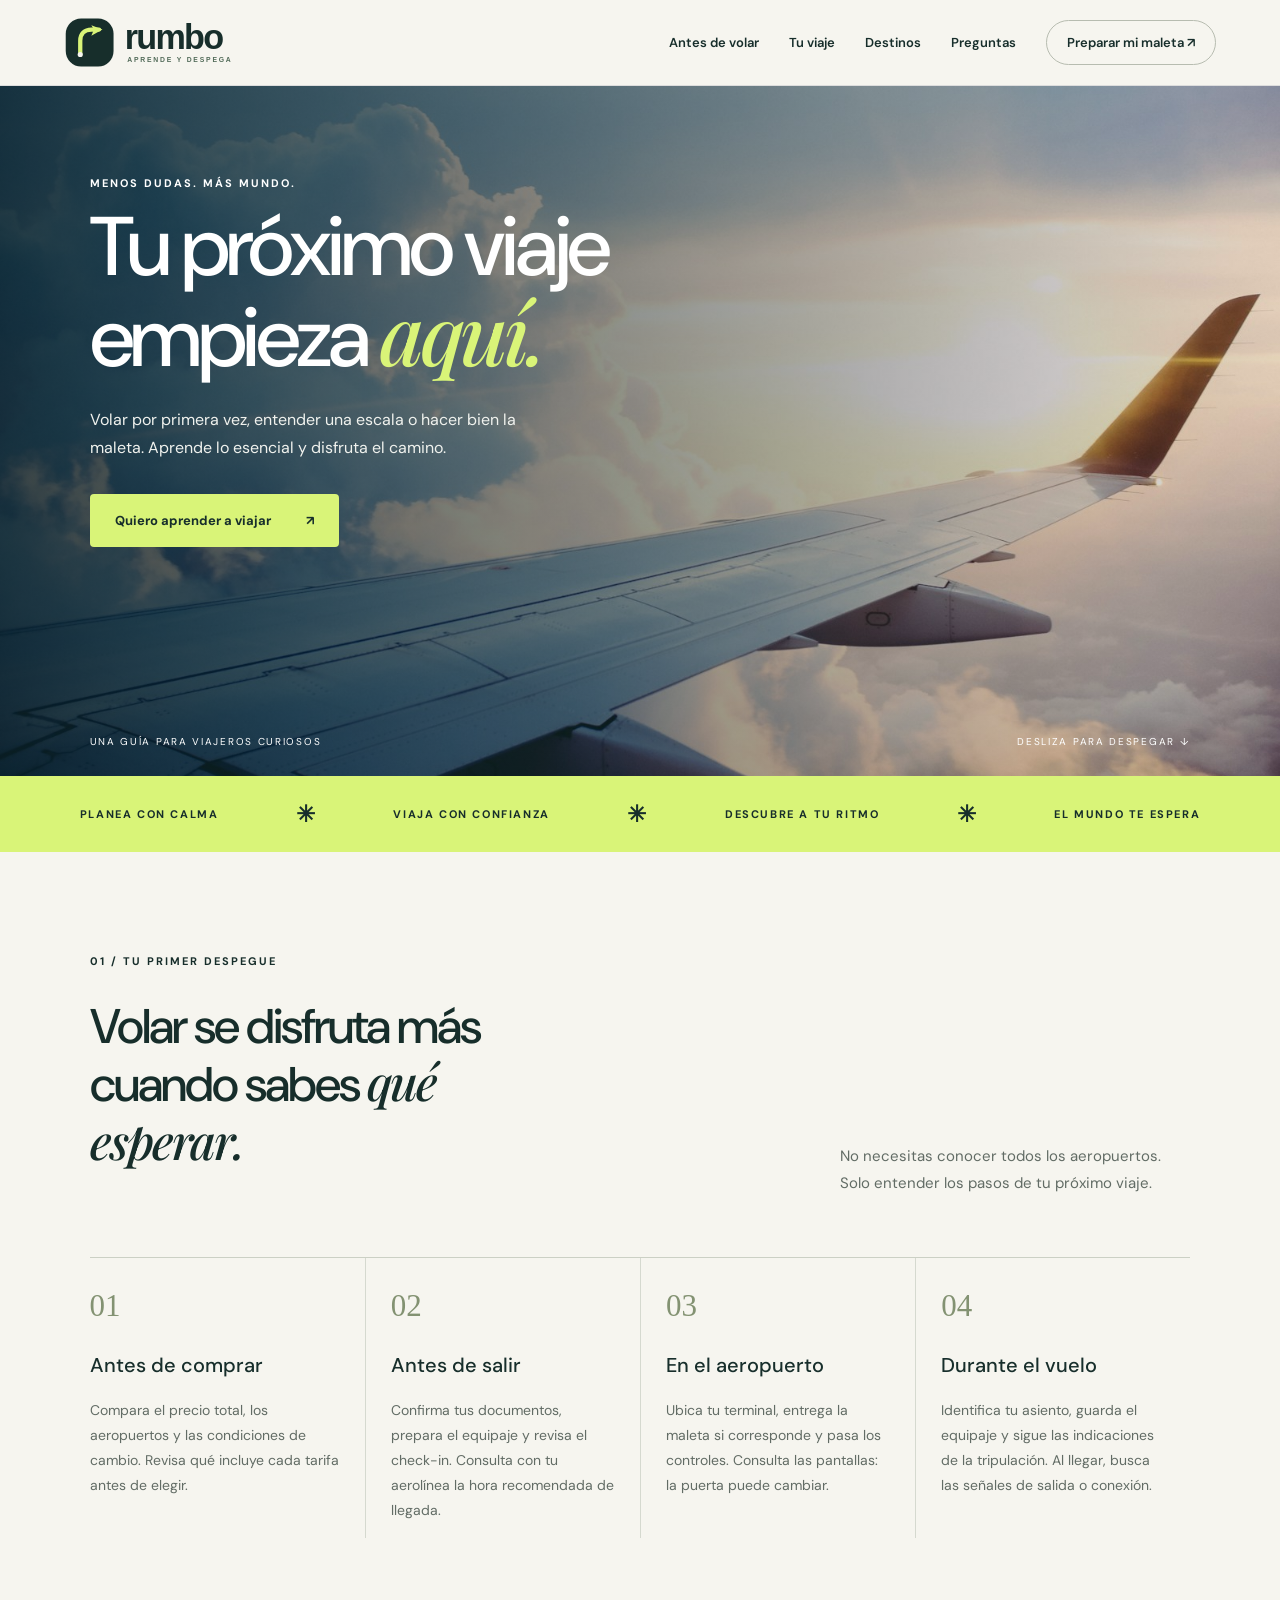
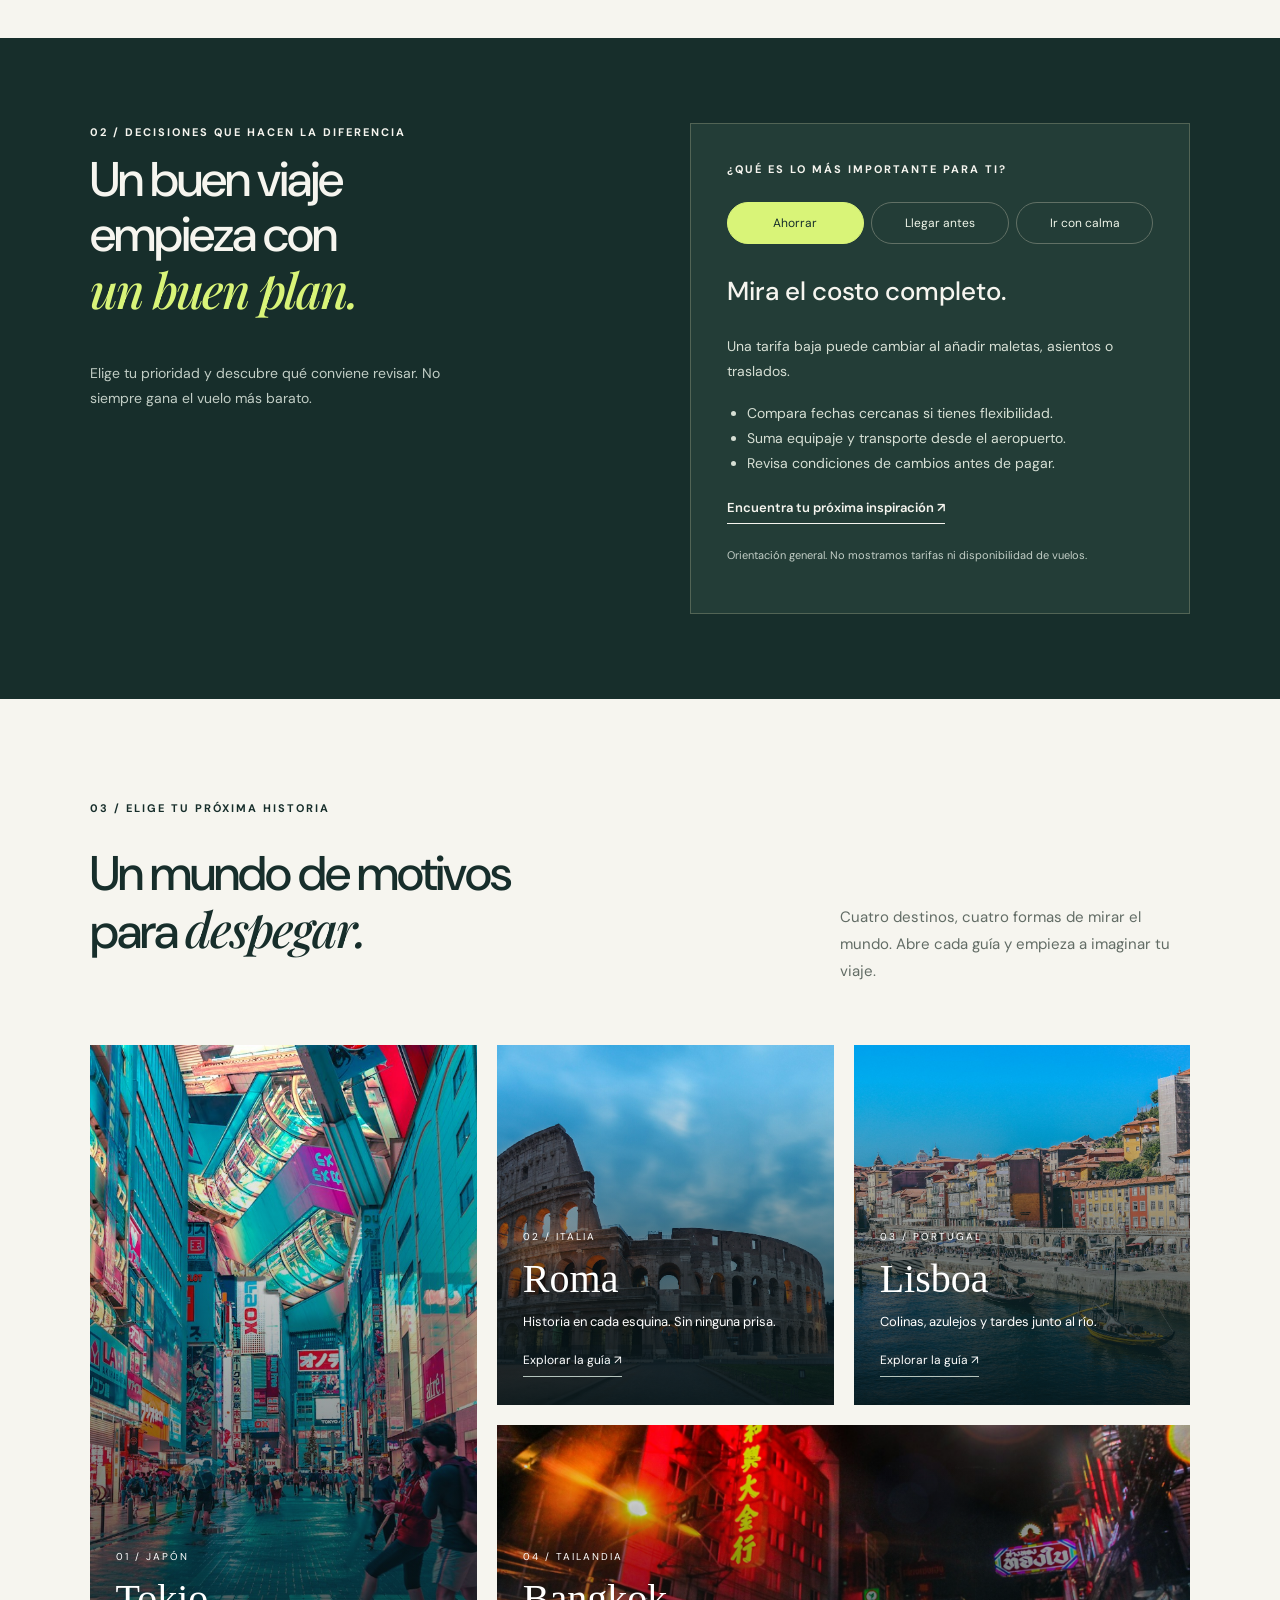
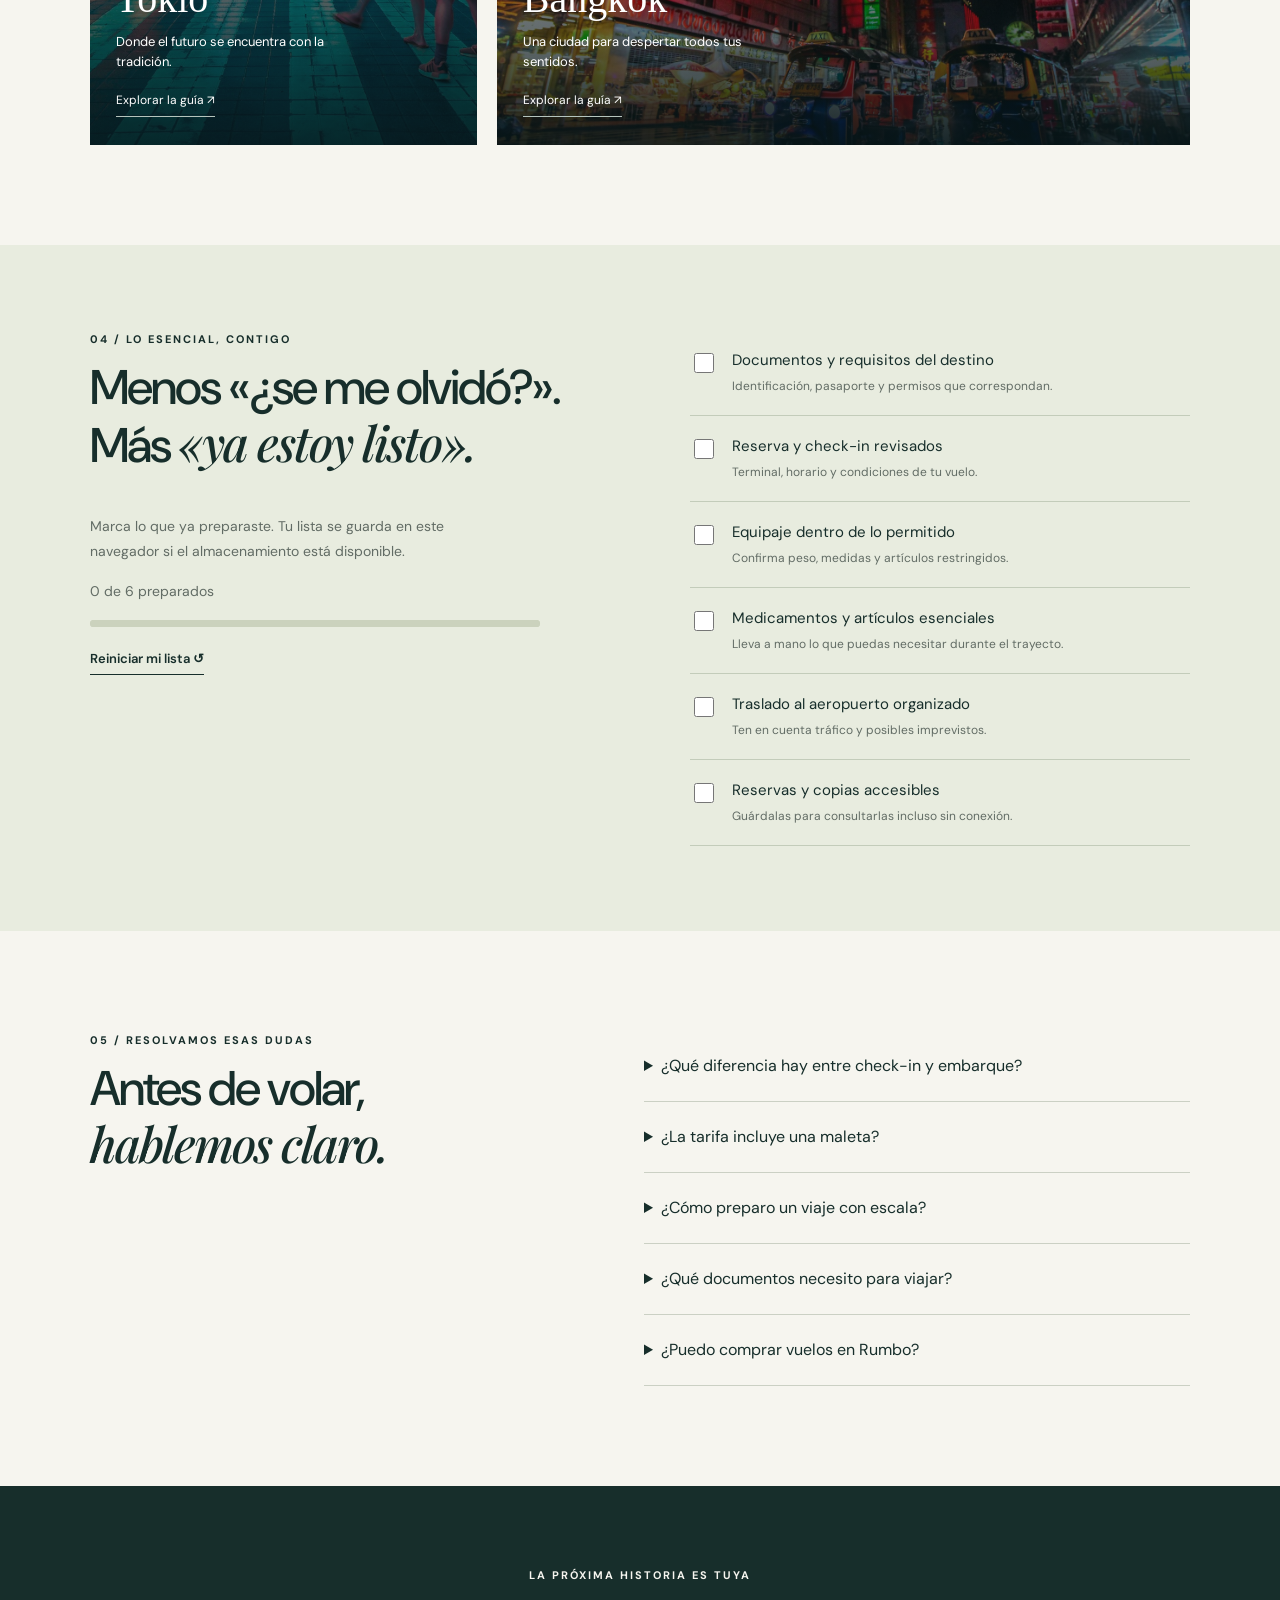
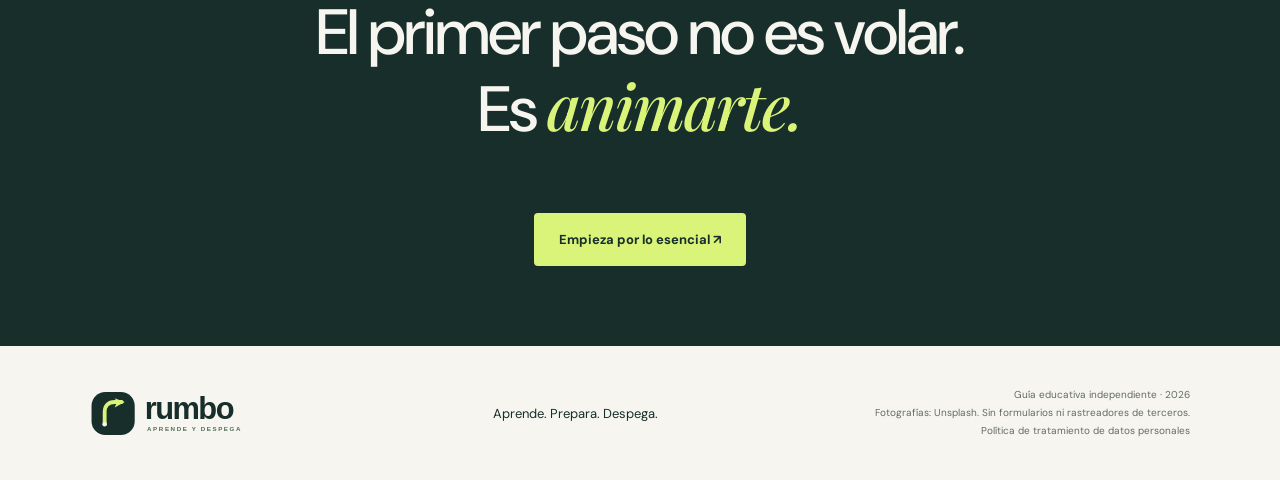
<file: index.html>
<!DOCTYPE html>
<html lang="es">
<head><meta charset="UTF-8"><meta name="viewport" content="width=device-width, initial-scale=1"><meta name="description" content="Aprende a preparar tu primer viaje en avión: equipaje, aeropuerto, escalas y destinos. Una guía independiente para viajar con confianza."><meta name="theme-color" content="#142c29"><title>Rumbo — Aprende a viajar en avión</title><link rel="icon" href="imagenes/favicon.svg" type="image/svg+xml"><link rel="stylesheet" href="estilos.css"><script src="script.js" defer></script></head>
<body>
<a class="skip" href="#guia">Saltar al contenido</a>
<header><a class="logo" href="#inicio" aria-label="Rumbo, inicio"><img src="imagenes/logo-rumbo.svg" width="240" height="64" alt="Rumbo — aprende y despega"></a><button class="menu" aria-label="Abrir menú" aria-expanded="false" aria-controls="navegacion">☰</button><nav id="navegacion"><a href="#guia">Antes de volar</a><a href="#planificador">Tu viaje</a><a href="#destinos">Destinos</a><a href="#preguntas">Preguntas</a><a class="nav-cta" href="#checklist">Preparar mi maleta ↗</a></nav></header>
<main>
<section id="inicio" class="hero"><img src="imagenes/portada.jpg" alt="Vista del ala de un avión sobre las nubes" fetchpriority="high"><div class="hero-content"><p class="eyebrow">MENOS DUDAS. MÁS MUNDO.</p><h1>Tu próximo viaje<br>empieza <em>aquí.</em></h1><p>Volar por primera vez, entender una escala o hacer bien la maleta. Aprende lo esencial y disfruta el camino.</p><a class="button lime" href="#guia">Quiero aprender a viajar <span>↗</span></a></div><div class="hero-bottom"><span>UNA GUÍA PARA VIAJEROS CURIOSOS</span><span>DESLIZA PARA DESPEGAR ↓</span></div></section>
<div class="ticker"><span>PLANEA CON CALMA</span><b>✳</b><span>VIAJA CON CONFIANZA</span><b>✳</b><span>DESCUBRE A TU RITMO</span><b>✳</b><span>EL MUNDO TE ESPERA</span></div>
<section id="guia" class="section"><div class="section-head"><p class="eyebrow">01 / TU PRIMER DESPEGUE</p><h2>Volar se disfruta más<br>cuando sabes <em>qué esperar.</em></h2><p>No necesitas conocer todos los aeropuertos. Solo entender los pasos de tu próximo viaje.</p></div><div class="steps"><article><span>01</span><h3>Antes de comprar</h3><p>Compara el precio total, los aeropuertos y las condiciones de cambio. Revisa qué incluye cada tarifa antes de elegir.</p></article><article><span>02</span><h3>Antes de salir</h3><p>Confirma tus documentos, prepara el equipaje y revisa el check-in. Consulta con tu aerolínea la hora recomendada de llegada.</p></article><article><span>03</span><h3>En el aeropuerto</h3><p>Ubica tu terminal, entrega la maleta si corresponde y pasa los controles. Consulta las pantallas: la puerta puede cambiar.</p></article><article><span>04</span><h3>Durante el vuelo</h3><p>Identifica tu asiento, guarda el equipaje y sigue las indicaciones de la tripulación. Al llegar, busca las señales de salida o conexión.</p></article></div></section>
<section id="planificador" class="planner"><div><p class="eyebrow">02 / DECISIONES QUE HACEN LA DIFERENCIA</p><h2>Un buen viaje<br>empieza con<br><em>un buen plan.</em></h2><p>Elige tu prioridad y descubre qué conviene revisar. No siempre gana el vuelo más barato.</p></div><div class="planner-box"><p class="eyebrow">¿QUÉ ES LO MÁS IMPORTANTE PARA TI?</p><div class="tabs" role="group" aria-label="Prioridad de viaje"><button data-plan="ahorro" aria-pressed="true">Ahorrar</button><button data-plan="tiempo" aria-pressed="false">Llegar antes</button><button data-plan="calma" aria-pressed="false">Ir con calma</button></div><div id="plan-result" aria-live="polite"></div><a class="text-link" href="#destinos">Encuentra tu próxima inspiración ↗</a><p class="small">Orientación general. No mostramos tarifas ni disponibilidad de vuelos.</p></div></section>
<section id="destinos" class="section destinations"><div class="section-head"><p class="eyebrow">03 / ELIGE TU PRÓXIMA HISTORIA</p><h2>Un mundo de motivos<br>para <em>despegar.</em></h2><p>Cuatro destinos, cuatro formas de mirar el mundo. Abre cada guía y empieza a imaginar tu viaje.</p></div><div class="destination-grid"><article class="destination large"><img src="imagenes/tokio.jpg" alt="Calles y luces de Tokio al anochecer" loading="lazy"><div><span>01 / JAPÓN</span><h3>Tokio</h3><p>Donde el futuro se encuentra con la tradición.</p><button data-destination="tokio">Explorar la guía ↗</button></div></article><article class="destination"><img src="imagenes/roma.jpg" alt="El Coliseo de Roma" loading="lazy"><div><span>02 / ITALIA</span><h3>Roma</h3><p>Historia en cada esquina. Sin ninguna prisa.</p><button data-destination="roma">Explorar la guía ↗</button></div></article><article class="destination"><img src="imagenes/lisboa.jpg" alt="Vista de la ciudad de Lisboa" loading="lazy"><div><span>03 / PORTUGAL</span><h3>Lisboa</h3><p>Colinas, azulejos y tardes junto al río.</p><button data-destination="lisboa">Explorar la guía ↗</button></div></article><article class="destination wide"><img src="imagenes/bangkok.jpg" alt="Templos y arquitectura de Bangkok" loading="lazy"><div><span>04 / TAILANDIA</span><h3>Bangkok</h3><p>Una ciudad para despertar todos tus sentidos.</p><button data-destination="bangkok">Explorar la guía ↗</button></div></article></div></section>
<section id="checklist" class="check-section"><div><p class="eyebrow">04 / LO ESENCIAL, CONTIGO</p><h2>Menos «¿se me olvidó?».<br>Más <em>«ya estoy listo».</em></h2><p>Marca lo que ya preparaste. Tu lista se guarda en este navegador si el almacenamiento está disponible.</p><p id="progress-label" aria-live="polite">0 de 6 preparados</p><progress id="progress" max="6" value="0">0 de 6</progress><button id="reset" class="text-link">Reiniciar mi lista ↺</button></div><div class="checklist"><label><input type="checkbox" value="documentos"><span>Documentos y requisitos del destino<small>Identificación, pasaporte y permisos que correspondan.</small></span></label><label><input type="checkbox" value="reserva"><span>Reserva y check-in revisados<small>Terminal, horario y condiciones de tu vuelo.</small></span></label><label><input type="checkbox" value="equipaje"><span>Equipaje dentro de lo permitido<small>Confirma peso, medidas y artículos restringidos.</small></span></label><label><input type="checkbox" value="salud"><span>Medicamentos y artículos esenciales<small>Lleva a mano lo que puedas necesitar durante el trayecto.</small></span></label><label><input type="checkbox" value="traslado"><span>Traslado al aeropuerto organizado<small>Ten en cuenta tráfico y posibles imprevistos.</small></span></label><label><input type="checkbox" value="copias"><span>Reservas y copias accesibles<small>Guárdalas para consultarlas incluso sin conexión.</small></span></label></div></section>
<section id="preguntas" class="section faq"><div><p class="eyebrow">05 / RESOLVAMOS ESAS DUDAS</p><h2>Antes de volar,<br><em>hablemos claro.</em></h2></div><div><details><summary>¿Qué diferencia hay entre check-in y embarque?</summary><p>El check-in confirma tu registro para el vuelo y permite obtener el pase de abordar. El embarque es el momento de entrar al avión por la puerta asignada. Revisa los plazos de ambos con tu aerolínea.</p></details><details><summary>¿La tarifa incluye una maleta?</summary><p>Depende de la tarifa y de la aerolínea. Artículo personal, maleta de cabina y equipaje de bodega son conceptos diferentes. Revisa los tres antes de pagar.</p></details><details><summary>¿Cómo preparo un viaje con escala?</summary><p>Comprueba si los vuelos están en una sola reserva, si debes recoger el equipaje y si cambiarás de terminal o aeropuerto. Confirma también los requisitos de tránsito y el tiempo disponible para conectar.</p></details><details><summary>¿Qué documentos necesito para viajar?</summary><p>Depende de tu nacionalidad, edad, destino y países de tránsito. Verifica los requisitos vigentes en las fuentes oficiales del destino y con la aerolínea antes de reservar.</p></details><details><summary>¿Puedo comprar vuelos en Rumbo?</summary><p>Rumbo es una guía educativa independiente. No vende tiquetes, no procesa pagos y no representa a una aerolínea. Su objetivo es ayudarte a preparar mejor tu viaje.</p></details></div></section>
<section class="closing"><p class="eyebrow">LA PRÓXIMA HISTORIA ES TUYA</p><h2>El primer paso no es volar.<br>Es <em>animarte.</em></h2><a class="button lime" href="#guia">Empieza por lo esencial ↗</a></section>
</main><footer><a class="logo" href="#inicio"><img src="imagenes/logo-rumbo.svg" width="240" height="64" alt="Rumbo — aprende y despega"></a><p>Aprende. Prepara. Despega.</p><small>Guía educativa independiente · <span id="year"></span><br>Fotografías: Unsplash. Sin formularios ni rastreadores de terceros.<br><a href="politica-de-datos.html">Política de tratamiento de datos personales</a></small></footer>
<dialog id="destination-dialog" aria-labelledby="dialog-title"><button class="close" aria-label="Cerrar guía">×</button><p class="eyebrow" id="dialog-country"></p><h2 id="dialog-title"></h2><p id="dialog-intro"></p><div id="dialog-body"></div><p class="small">Inspiración de viaje. Confirma requisitos, horarios y condiciones en fuentes oficiales antes de reservar.</p><button class="button dark close-bottom">Seguir explorando ↗</button></dialog>
</body></html>
</file>
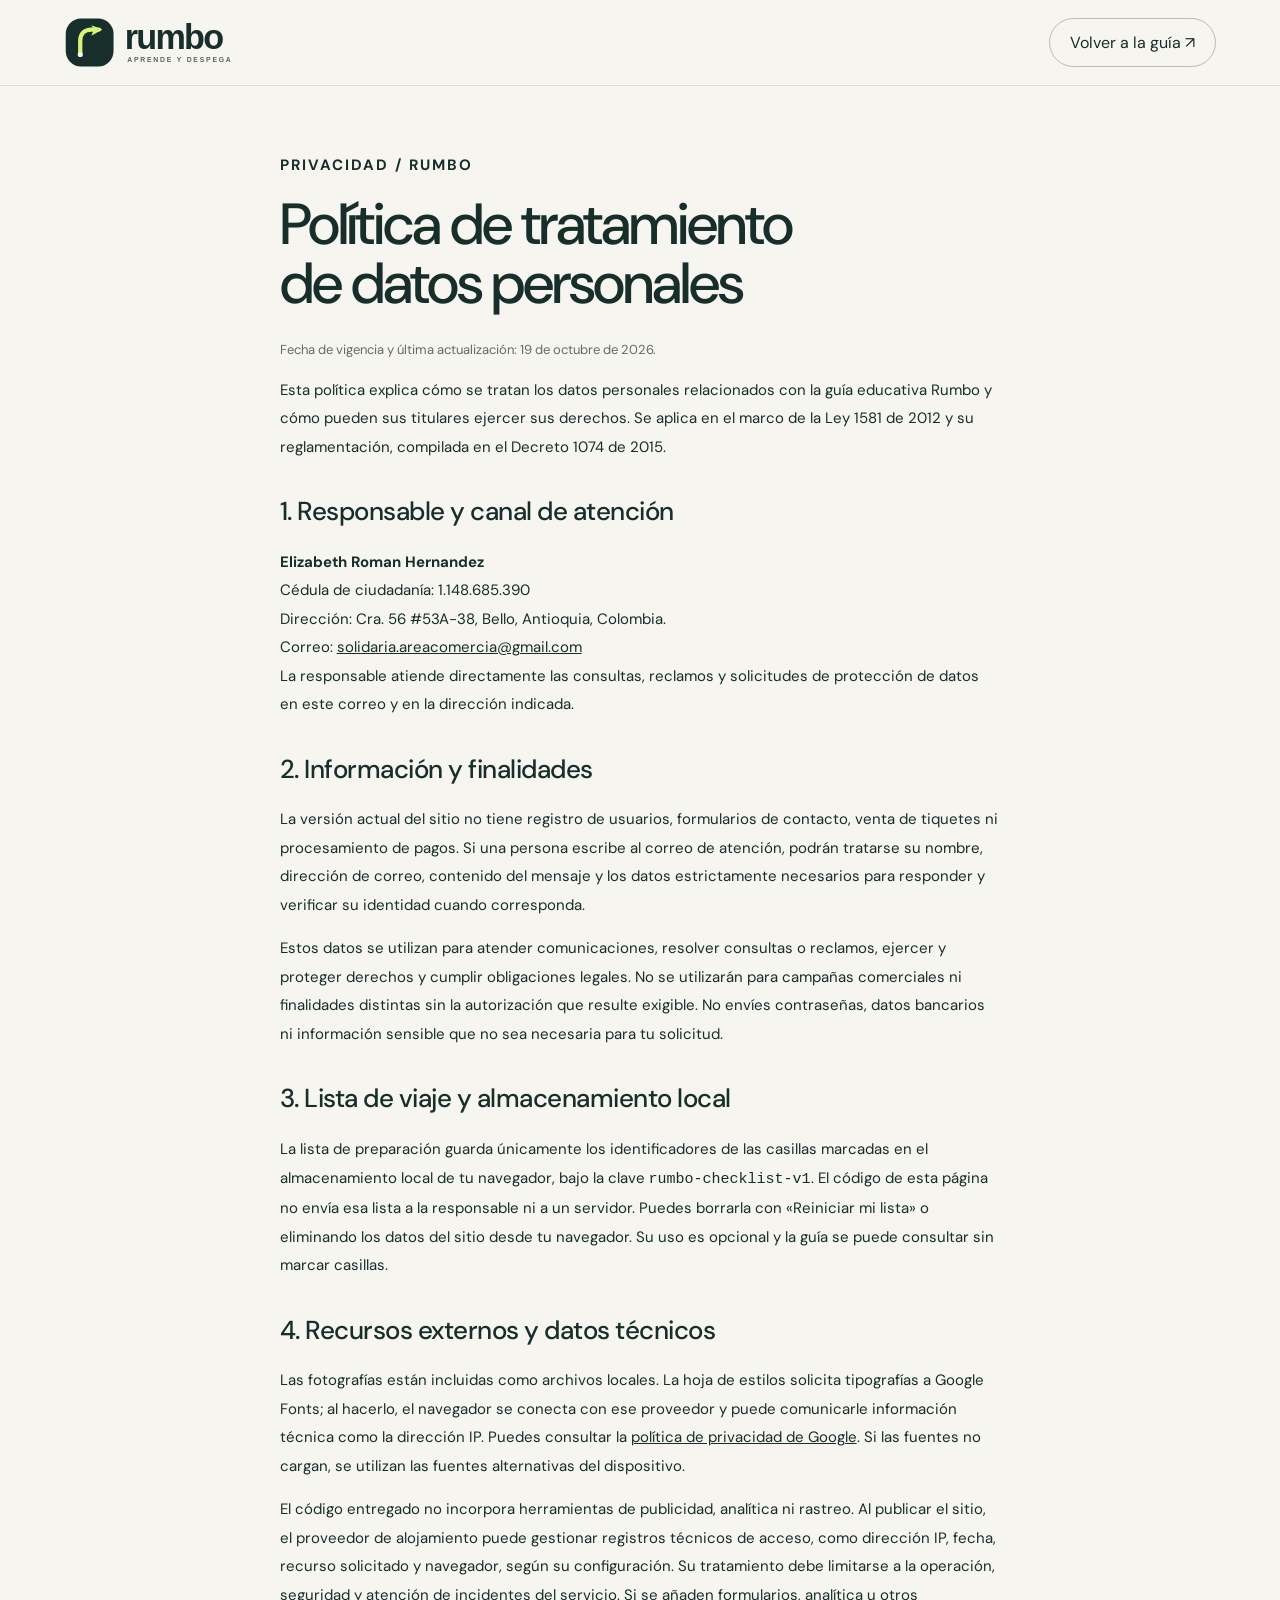
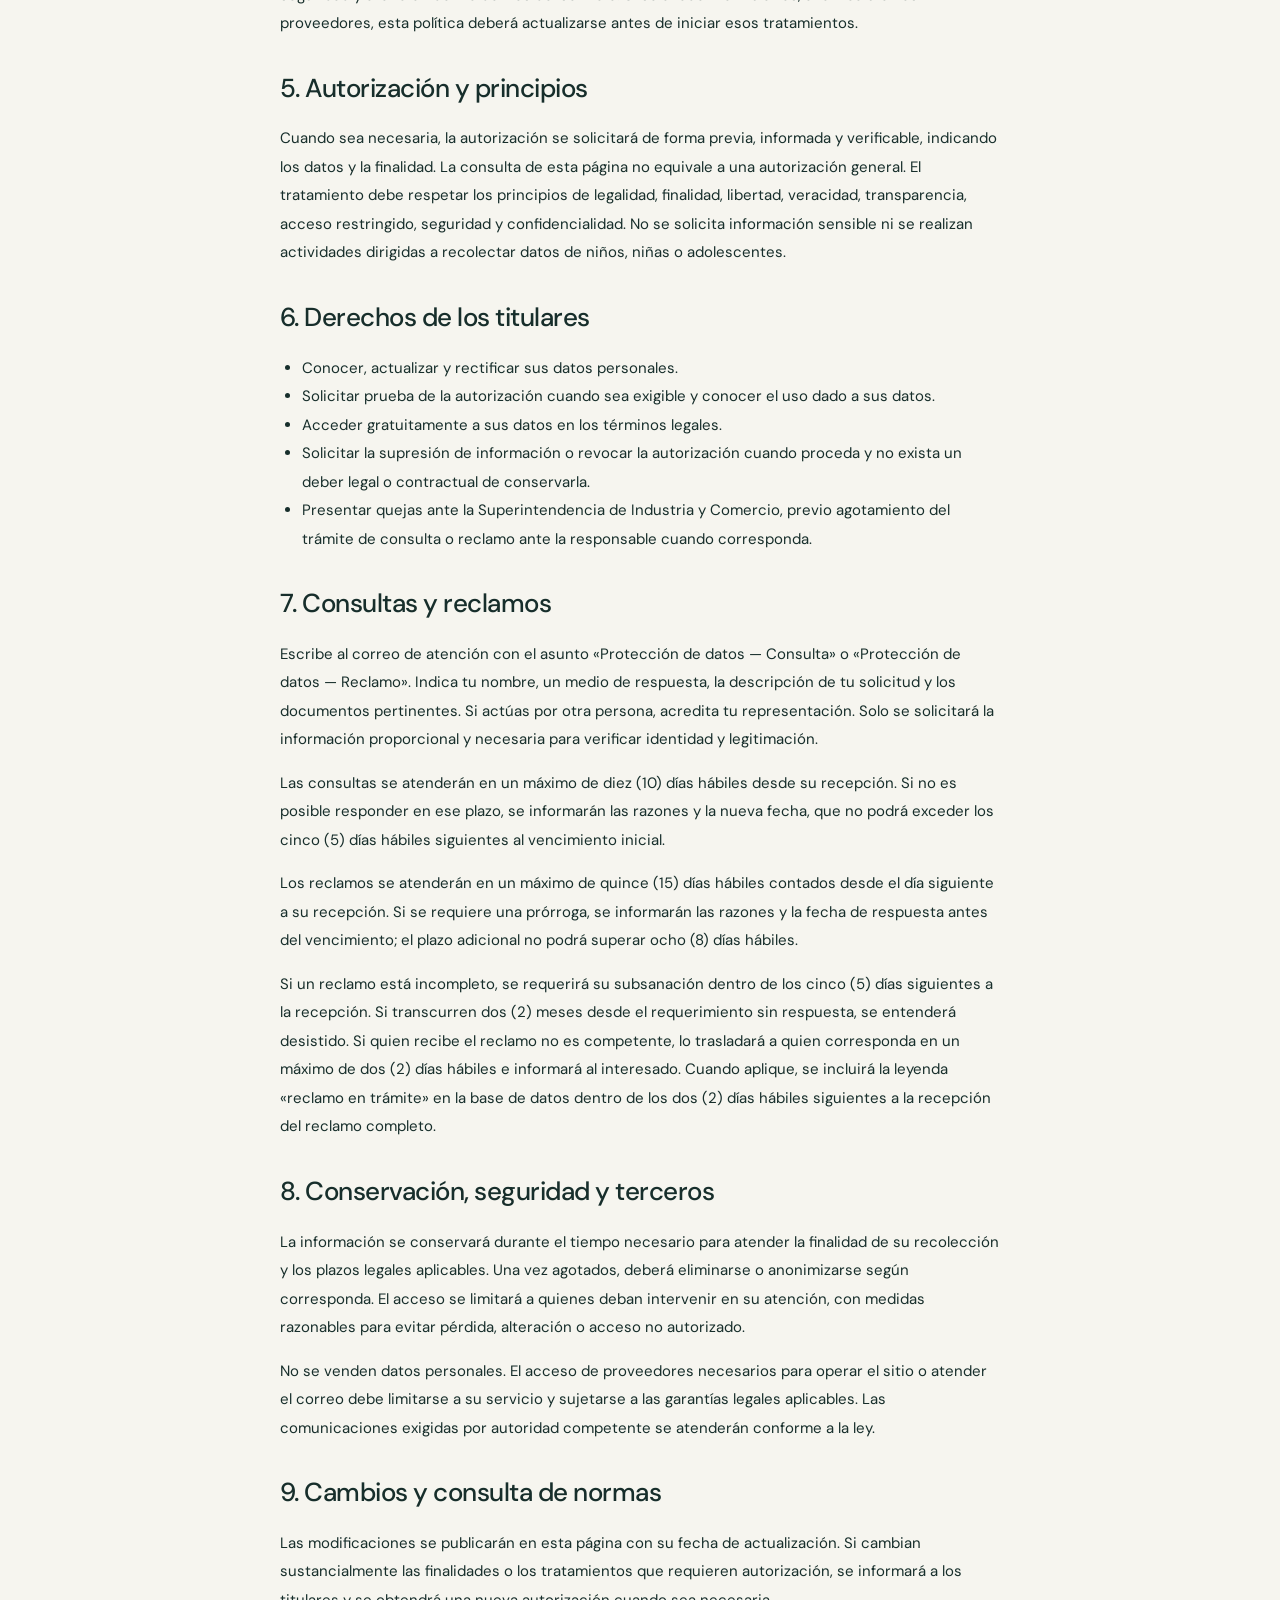
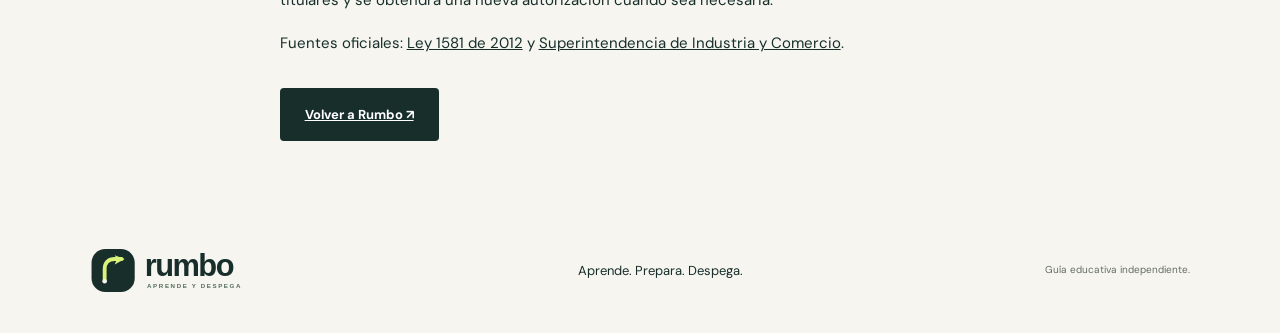
<file: politica-de-datos.html>
<!DOCTYPE html>
<html lang="es">
<head><meta charset="UTF-8"><meta name="viewport" content="width=device-width, initial-scale=1"><meta name="description" content="Política de tratamiento de datos personales de Rumbo y canales para ejercer tus derechos."><title>Política de tratamiento de datos personales | Rumbo</title><link rel="icon" href="imagenes/favicon.svg" type="image/svg+xml"><link rel="stylesheet" href="estilos.css"><style>.legal{max-width:900px;margin:auto;padding:65px 7%}.legal h1{font-size:clamp(36px,6vw,58px);letter-spacing:-2px}.legal h2{font-size:26px;letter-spacing:-.5px;margin-top:36px}.legal p,.legal li{font-size:15px;line-height:1.9}.legal a:not(.logo){text-decoration:underline;overflow-wrap:anywhere}.legal ul{padding-left:22px}.legal address{font-style:normal;line-height:1.9;font-size:15px}.legal .date{color:#626c65;font-size:13px}</style></head>
<body><header><a class="logo" href="index.html" aria-label="Rumbo, volver al inicio"><img src="imagenes/logo-rumbo.svg" width="240" height="64" alt="Rumbo — aprende y despega"></a><a class="nav-cta" href="index.html">Volver a la guía ↗</a></header>
<main class="legal"><p class="eyebrow">PRIVACIDAD / RUMBO</p><h1>Política de tratamiento<br>de datos personales</h1><p class="date">Fecha de vigencia y última actualización: 19 de octubre de 2026.</p>
<p>Esta política explica cómo se tratan los datos personales relacionados con la guía educativa Rumbo y cómo pueden sus titulares ejercer sus derechos. Se aplica en el marco de la Ley 1581 de 2012 y su reglamentación, compilada en el Decreto 1074 de 2015.</p>
<h2>1. Responsable y canal de atención</h2><address><strong>Elizabeth Roman Hernandez</strong><br>Cédula de ciudadanía: 1.148.685.390<br>Dirección: Cra. 56 #53A-38, Bello, Antioquia, Colombia.<br>Correo: <a href="mailto:solidaria.areacomercia@gmail.com">solidaria.areacomercia@gmail.com</a></address><p>La responsable atiende directamente las consultas, reclamos y solicitudes de protección de datos en este correo y en la dirección indicada.</p>
<h2>2. Información y finalidades</h2><p>La versión actual del sitio no tiene registro de usuarios, formularios de contacto, venta de tiquetes ni procesamiento de pagos. Si una persona escribe al correo de atención, podrán tratarse su nombre, dirección de correo, contenido del mensaje y los datos estrictamente necesarios para responder y verificar su identidad cuando corresponda.</p><p>Estos datos se utilizan para atender comunicaciones, resolver consultas o reclamos, ejercer y proteger derechos y cumplir obligaciones legales. No se utilizarán para campañas comerciales ni finalidades distintas sin la autorización que resulte exigible. No envíes contraseñas, datos bancarios ni información sensible que no sea necesaria para tu solicitud.</p>
<h2>3. Lista de viaje y almacenamiento local</h2><p>La lista de preparación guarda únicamente los identificadores de las casillas marcadas en el almacenamiento local de tu navegador, bajo la clave <code>rumbo-checklist-v1</code>. El código de esta página no envía esa lista a la responsable ni a un servidor. Puedes borrarla con «Reiniciar mi lista» o eliminando los datos del sitio desde tu navegador. Su uso es opcional y la guía se puede consultar sin marcar casillas.</p>
<h2>4. Recursos externos y datos técnicos</h2><p>Las fotografías están incluidas como archivos locales. La hoja de estilos solicita tipografías a Google Fonts; al hacerlo, el navegador se conecta con ese proveedor y puede comunicarle información técnica como la dirección IP. Puedes consultar la <a href="https://policies.google.com/privacy" target="_blank" rel="noopener noreferrer">política de privacidad de Google</a>. Si las fuentes no cargan, se utilizan las fuentes alternativas del dispositivo.</p><p>El código entregado no incorpora herramientas de publicidad, analítica ni rastreo. Al publicar el sitio, el proveedor de alojamiento puede gestionar registros técnicos de acceso, como dirección IP, fecha, recurso solicitado y navegador, según su configuración. Su tratamiento debe limitarse a la operación, seguridad y atención de incidentes del servicio. Si se añaden formularios, analítica u otros proveedores, esta política deberá actualizarse antes de iniciar esos tratamientos.</p>
<h2>5. Autorización y principios</h2><p>Cuando sea necesaria, la autorización se solicitará de forma previa, informada y verificable, indicando los datos y la finalidad. La consulta de esta página no equivale a una autorización general. El tratamiento debe respetar los principios de legalidad, finalidad, libertad, veracidad, transparencia, acceso restringido, seguridad y confidencialidad. No se solicita información sensible ni se realizan actividades dirigidas a recolectar datos de niños, niñas o adolescentes.</p>
<h2>6. Derechos de los titulares</h2><ul><li>Conocer, actualizar y rectificar sus datos personales.</li><li>Solicitar prueba de la autorización cuando sea exigible y conocer el uso dado a sus datos.</li><li>Acceder gratuitamente a sus datos en los términos legales.</li><li>Solicitar la supresión de información o revocar la autorización cuando proceda y no exista un deber legal o contractual de conservarla.</li><li>Presentar quejas ante la Superintendencia de Industria y Comercio, previo agotamiento del trámite de consulta o reclamo ante la responsable cuando corresponda.</li></ul>
<h2>7. Consultas y reclamos</h2><p>Escribe al correo de atención con el asunto «Protección de datos — Consulta» o «Protección de datos — Reclamo». Indica tu nombre, un medio de respuesta, la descripción de tu solicitud y los documentos pertinentes. Si actúas por otra persona, acredita tu representación. Solo se solicitará la información proporcional y necesaria para verificar identidad y legitimación.</p><p>Las consultas se atenderán en un máximo de diez (10) días hábiles desde su recepción. Si no es posible responder en ese plazo, se informarán las razones y la nueva fecha, que no podrá exceder los cinco (5) días hábiles siguientes al vencimiento inicial.</p><p>Los reclamos se atenderán en un máximo de quince (15) días hábiles contados desde el día siguiente a su recepción. Si se requiere una prórroga, se informarán las razones y la fecha de respuesta antes del vencimiento; el plazo adicional no podrá superar ocho (8) días hábiles.</p><p>Si un reclamo está incompleto, se requerirá su subsanación dentro de los cinco (5) días siguientes a la recepción. Si transcurren dos (2) meses desde el requerimiento sin respuesta, se entenderá desistido. Si quien recibe el reclamo no es competente, lo trasladará a quien corresponda en un máximo de dos (2) días hábiles e informará al interesado. Cuando aplique, se incluirá la leyenda «reclamo en trámite» en la base de datos dentro de los dos (2) días hábiles siguientes a la recepción del reclamo completo.</p>
<h2>8. Conservación, seguridad y terceros</h2><p>La información se conservará durante el tiempo necesario para atender la finalidad de su recolección y los plazos legales aplicables. Una vez agotados, deberá eliminarse o anonimizarse según corresponda. El acceso se limitará a quienes deban intervenir en su atención, con medidas razonables para evitar pérdida, alteración o acceso no autorizado.</p><p>No se venden datos personales. El acceso de proveedores necesarios para operar el sitio o atender el correo debe limitarse a su servicio y sujetarse a las garantías legales aplicables. Las comunicaciones exigidas por autoridad competente se atenderán conforme a la ley.</p>
<h2>9. Cambios y consulta de normas</h2><p>Las modificaciones se publicarán en esta página con su fecha de actualización. Si cambian sustancialmente las finalidades o los tratamientos que requieren autorización, se informará a los titulares y se obtendrá una nueva autorización cuando sea necesaria.</p><p>Fuentes oficiales: <a href="https://www.funcionpublica.gov.co/eva/gestornormativo/norma.php?i=49981" target="_blank" rel="noopener noreferrer">Ley 1581 de 2012</a> y <a href="https://www.sic.gov.co/" target="_blank" rel="noopener noreferrer">Superintendencia de Industria y Comercio</a>.</p><a class="button dark" href="index.html">Volver a Rumbo ↗</a></main>
<footer><a class="logo" href="index.html"><img src="imagenes/logo-rumbo.svg" width="240" height="64" alt="Rumbo — aprende y despega"></a><p>Aprende. Prepara. Despega.</p><small>Guía educativa independiente.</small></footer></body></html>
</file>
<file: estilos.css>
@import url('https://fonts.googleapis.com/css2?family=DM+Sans:wght@400;500;600;700&family=Playfair+Display:ital,wght@0,500;0,600;1,500&display=swap');
:root{--ink:#172e2b;--paper:#f6f5ef;--lime:#d9f478;--muted:#626c65}*{box-sizing:border-box}html{scroll-behavior:smooth;scroll-padding-top:95px}body{margin:0;background:var(--paper);color:var(--ink);font-family:'DM Sans',Arial,sans-serif}a{color:inherit;text-decoration:none}button,input{font:inherit}button,a,input,summary{-webkit-tap-highlight-color:transparent}button{cursor:pointer}button:focus-visible,a:focus-visible,input:focus-visible,summary:focus-visible{outline:3px solid #749937;outline-offset:5px}header{height:86px;padding:0 5%;display:flex;align-items:center;justify-content:space-between;background:var(--paper);position:sticky;top:0;z-index:20;border-bottom:1px solid #ddd}.logo{font-size:38px;font-weight:700;letter-spacing:-2px}.logo span{color:#78933a;margin-left:5px}nav{display:flex;align-items:center;gap:30px;font-size:13px;font-weight:600}.nav-cta{border:1px solid #b7bcb0;padding:13px 20px;border-radius:30px}.menu{display:none}.hero{height:690px;min-height:580px;position:relative;background:#38575c;color:white;isolation:isolate}.hero>img{width:100%;height:100%;object-fit:cover;position:absolute;z-index:-2;object-position:center 55%}.hero:before{content:'';position:absolute;inset:0;background:linear-gradient(90deg,rgba(9,29,35,.78),rgba(9,29,35,.1));z-index:-1}.hero-content{padding:88px 7%;max-width:900px}.eyebrow{font-size:11px;letter-spacing:2px;font-weight:700;line-height:1.8}h1,h2,h3,p{margin-top:0}h1{font-size:clamp(58px,6.5vw,98px);line-height:1.02;letter-spacing:-4px;margin-bottom:25px;font-weight:500}em{font-family:'Playfair Display',Georgia,serif;font-weight:500}h1 em{color:var(--lime)}.hero-content>p:not(.eyebrow){max-width:430px;font-size:16px;line-height:1.8;color:#f0f2ee}.button{display:inline-flex;align-items:center;justify-content:space-between;gap:35px;padding:18px 25px;border-radius:4px;border:0;font-size:13px;font-weight:700;margin-top:15px}.lime{background:var(--lime);color:var(--ink)}.dark{background:var(--ink);color:white}.hero-bottom{position:absolute;bottom:28px;left:7%;right:7%;display:flex;justify-content:space-between;font-size:10px;letter-spacing:1.7px}.ticker{padding:23px 4%;background:var(--lime);display:flex;justify-content:space-around;align-items:center;gap:20px;font-size:11px;letter-spacing:1.6px;font-weight:700}.ticker b{font-size:23px}.section{padding:100px 7%}.section-head{display:grid;grid-template-columns:1fr 1.7fr;column-gap:60px;margin-bottom:45px}.section-head>.eyebrow{grid-column:1/-1;margin-bottom:28px}h2{font-size:clamp(35px,3.8vw,56px);font-weight:500;line-height:1.12;letter-spacing:-2px}.section-head h2{grid-column:1;min-width:480px}.section-head>p:last-child{max-width:350px;justify-self:end;align-self:end;color:var(--muted);line-height:1.8;font-size:15px}.steps{display:grid;grid-template-columns:repeat(4,1fr);border-top:1px solid #cbd0c4}.steps article{padding:30px 25px 0 0}.steps article+article{padding-left:25px;border-left:1px solid #d5d9cf}.steps span{font-family:Georgia,serif;font-size:31px;color:#839272;display:block;margin-bottom:28px}.steps h3{font-size:20px;font-weight:500}.steps p{font-size:14px;line-height:1.8;color:var(--muted)}.planner{background:var(--ink);color:var(--paper);padding:85px 7%;display:grid;grid-template-columns:1fr 1fr;gap:9%}.planner h2 em{color:var(--lime)}.planner>div>p:not(.eyebrow){line-height:1.8;max-width:360px;color:#c2cec6;font-size:14px}.planner-box{background:#233d37;padding:36px;align-self:center;border:1px solid #526455}.tabs{display:flex;gap:7px;margin:23px 0 30px}.tabs button{flex:1;border:1px solid #617065;color:#eff5e9;background:transparent;padding:12px 8px;border-radius:25px;font-size:12px}.tabs button[aria-pressed=true]{background:var(--lime);color:var(--ink);border-color:var(--lime)}#plan-result h3{font-size:26px;font-weight:500}#plan-result p,#plan-result li{font-size:14px;line-height:1.8;color:#d6dfd4}#plan-result ul{padding-left:20px}.text-link{display:inline-block;border:0;border-bottom:1px solid currentColor;background:transparent;color:inherit;padding:7px 0;font-weight:600;font-size:13px}.small{font-size:11px!important;line-height:1.7;color:var(--muted)}.planner-box>.small{margin-top:22px;color:#bfcdc1}.destination-grid{display:grid;grid-template-columns:1.15fr 1fr 1fr;grid-template-rows:360px 320px;gap:20px}.destination{position:relative;isolation:isolate;overflow:hidden;color:white;background:#2e4941}.destination.large{grid-row:span 2}.destination.wide{grid-column:span 2}.destination>img{position:absolute;inset:0;width:100%;height:100%;object-fit:cover;z-index:-2;transition:transform .6s}.destination:after{content:'';position:absolute;inset:0;background:linear-gradient(0deg,rgba(7,22,25,.9),transparent 90%);z-index:-1}.destination:hover>img{transform:scale(1.035)}.destination>div{position:absolute;bottom:28px;left:26px;right:26px}.destination span{font-size:10px;letter-spacing:2px}.destination h3{font-family:Georgia,serif;font-size:40px;font-weight:400;margin:10px 0}.destination p{font-size:13px;line-height:1.5;max-width:260px}.destination button{background:transparent;color:white;border:0;border-bottom:1px solid #b5c4bd;padding:8px 0;font-size:12px}.check-section{padding:85px 7%;background:#e8ecdf;display:grid;grid-template-columns:1fr 1fr;gap:9%}.check-section>div>p:not(.eyebrow){font-size:14px;line-height:1.8;max-width:380px;color:var(--muted)}progress{appearance:none;display:block;width:90%;height:7px;border:0;border-radius:4px;margin:16px 0;background:#cbd2bd}progress::-webkit-progress-bar{background:#cbd2bd;border-radius:4px}progress::-webkit-progress-value{background:#42634a;border-radius:4px}progress::-moz-progress-bar{background:#42634a}.checklist label{display:flex;gap:15px;padding:20px 0;border-bottom:1px solid #c3ccba;cursor:pointer}.checklist input{width:20px;height:20px;flex-shrink:0;accent-color:var(--ink)}.checklist span{font-size:15px}.checklist small{display:block;font-size:12px;color:var(--muted);margin-top:7px;line-height:1.5}.checklist label:has(input:checked)>span{color:#64765c}.faq{display:grid;grid-template-columns:1fr 1.2fr;gap:9%}.faq details{border-bottom:1px solid #cbd0c4;padding:23px 0}.faq summary{cursor:pointer;font-size:16px;line-height:1.5}.faq details p{font-size:14px;line-height:1.9;color:var(--muted);margin:20px 0 0}.closing{text-align:center;background:var(--ink);color:var(--paper);padding:80px 6%}.closing h2{font-size:clamp(39px,5vw,70px)}.closing em{color:var(--lime)}footer{padding:40px 7%;display:flex;align-items:center;justify-content:space-between;gap:25px}footer p{font-size:13px;margin:0}footer small{font-size:10px;line-height:1.8;color:var(--muted);text-align:right}dialog{border:0;border-radius:8px;padding:48px;max-width:600px;width:calc(100% - 32px);max-height:85dvh;overflow:auto;color:var(--ink);background:var(--paper)}dialog::backdrop{background:#071a19bf}dialog h2{font-size:45px}dialog p{font-size:14px;line-height:1.8}dialog h3{font-size:17px;margin:24px 0 7px}.close{position:absolute;top:12px;right:16px;font-size:30px;border:0;background:transparent;color:var(--ink)}body.modal-open{overflow:hidden}.skip{position:fixed;top:-80px;left:20px;background:var(--lime);padding:15px;z-index:40}.skip:focus{top:5px}
@media(min-width:1550px){.section,.planner,.check-section{padding-left:max(7%,calc((100vw - 1350px)/2));padding-right:max(7%,calc((100vw - 1350px)/2))}}
@media(max-width:1000px){nav{gap:18px}.section-head h2{min-width:0}.section-head{grid-template-columns:1.5fr 1fr;gap:25px}.destination-grid{grid-template-columns:1fr 1fr;grid-template-rows:360px 320px 300px}.destination.large{grid-row:span 2}.destination.wide{grid-column:span 2}.planner,.check-section{gap:5%}.planner-box{padding:25px}.steps{grid-template-columns:1fr 1fr}.steps article{padding:25px!important;border:0!important}.steps article:nth-child(even){border-left:1px solid #cbd0c4!important}}
@media(max-width:700px){html{scroll-padding-top:88px}header{height:72px;padding:0 6%}.logo{font-size:32px}.menu{display:block;border:1px solid #c5cebd;background:transparent;border-radius:5px;font-size:24px;padding:4px 10px;color:var(--ink)}nav{display:none;position:absolute;top:72px;left:0;right:0;background:var(--paper);padding:20px 6% 28px;border-bottom:1px solid #b9c2b4;box-shadow:0 20px 30px #172e2b18}nav.open{display:flex;flex-direction:column;align-items:stretch;gap:0}nav a{padding:15px}.nav-cta{margin-top:8px;text-align:center}.hero{height:660px;min-height:0}.hero-content{padding:78px 7%}.hero:before{background:linear-gradient(90deg,#091d23c9,#091d2333)}h1{font-size:60px;letter-spacing:-2.8px}.hero-content>p:not(.eyebrow){font-size:14px}.hero-bottom{font-size:8px;gap:25px;line-height:1.8}.hero-bottom span:last-child{text-align:right}.ticker{padding:18px 5%;gap:12px;font-size:9px;flex-wrap:wrap}.ticker span:last-child,.ticker b:last-of-type{display:none}.ticker b{font-size:16px}.section{padding:65px 7%}.section-head{display:block;margin-bottom:30px}.section-head>.eyebrow{margin-bottom:20px}h2{font-size:38px;letter-spacing:-1.5px}.section-head>p:last-child{max-width:none;font-size:14px}.steps article{padding:23px 15px 15px 0!important}.steps article:nth-child(even){padding-left:19px!important}.steps h3{font-size:18px}.steps p{font-size:12px}.steps span{margin-bottom:18px}.planner,.check-section,.faq{display:block;padding:65px 7%}.planner-box{margin-top:30px;padding:24px 20px}.tabs{gap:5px}.tabs button{font-size:11px}.destination-grid{display:flex;flex-direction:column;gap:18px}.destination{height:320px}.destination.large{height:420px}.destination.wide{height:320px}.destination h3{font-size:36px}.checklist{margin-top:35px}.faq>div:last-child{margin-top:30px}.faq summary{font-size:15px}.closing{padding:65px 7%}footer{flex-wrap:wrap;padding:30px 7%}footer small{width:100%;text-align:left}dialog{padding:43px 25px 28px}dialog h2{font-size:37px}}
@media(prefers-reduced-motion:reduce){html{scroll-behavior:auto}*{transition:none!important}}

/* Identidad de Rumbo */
.logo{display:inline-flex;align-items:center;flex-shrink:0;line-height:1}.logo img{display:block;width:205px;height:auto}footer .logo img{width:185px}@media(max-width:700px){.logo img{width:165px}footer .logo img{width:175px}}@media(max-width:380px){header .logo img{width:145px}.nav-cta{padding:12px;font-size:12px}}
</file>
